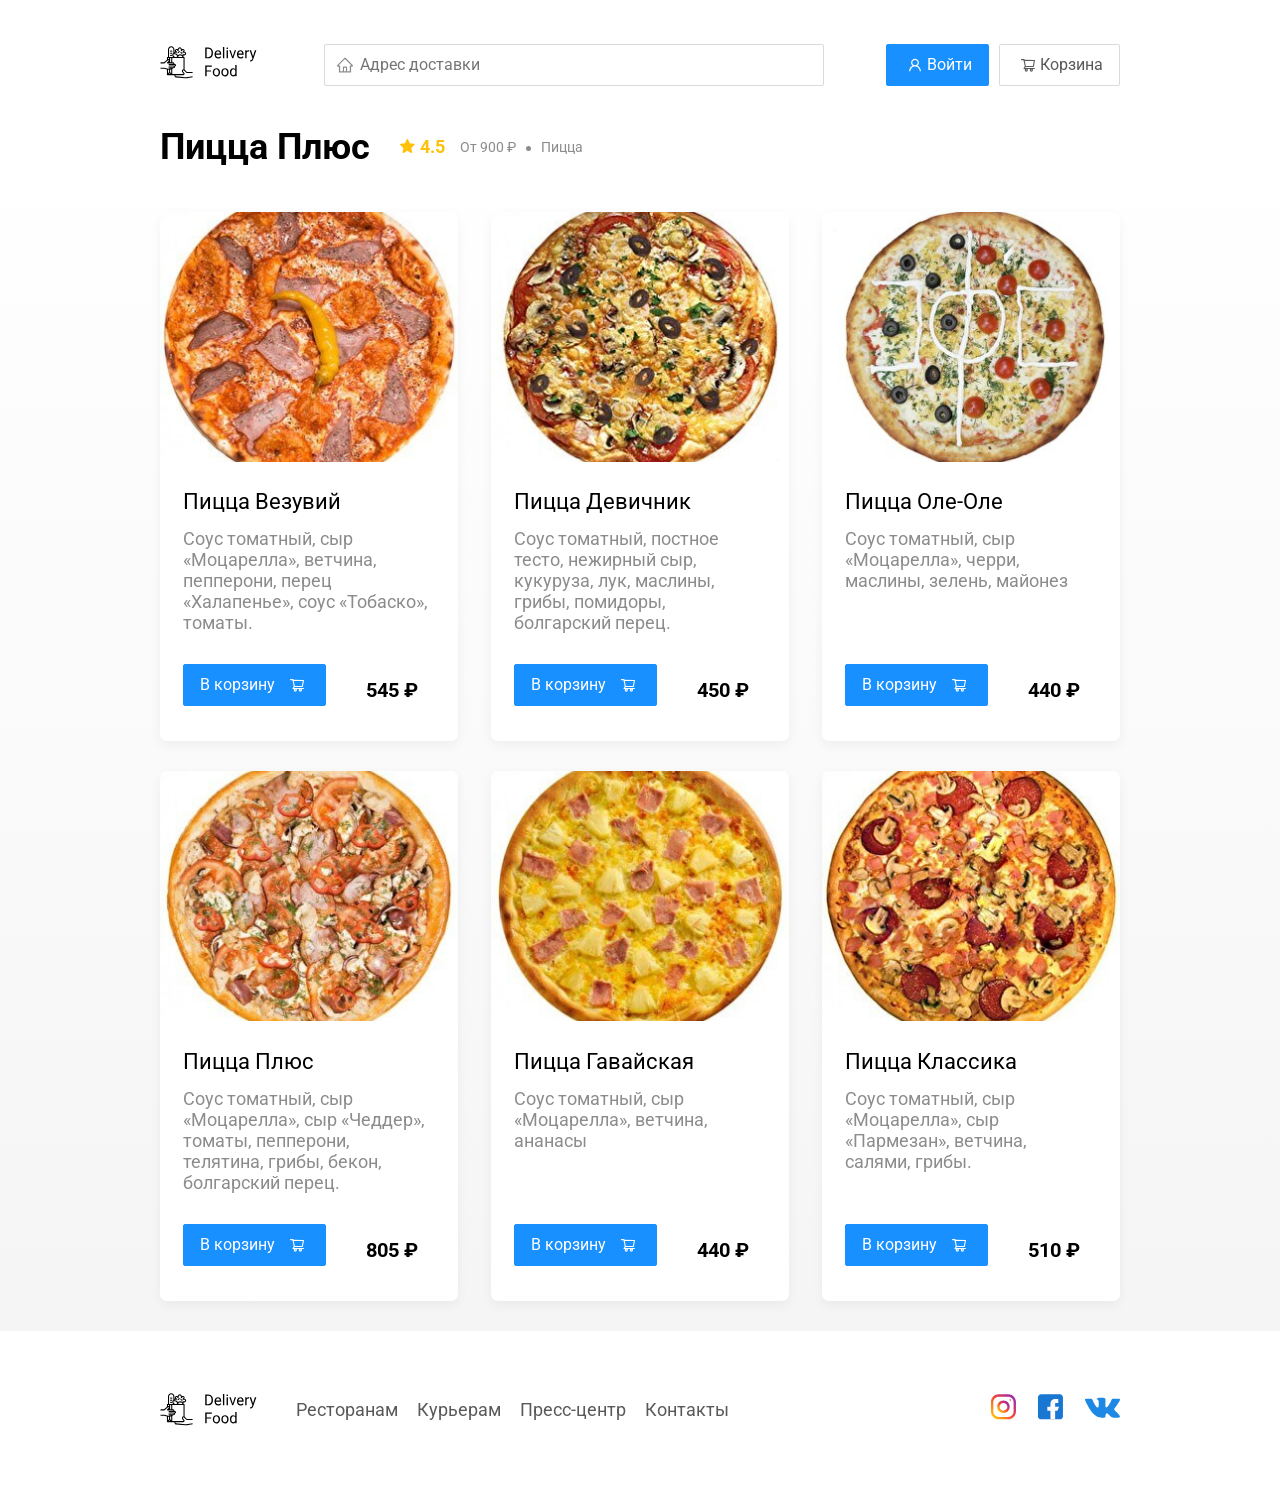
<file: restaurant.html>
<!DOCTYPE html>
<html lang="ru">
<head>
	<meta charset="UTF-8"/>
	<meta name="viewport" content="width=device-width, initial-scale=1.0"/>
	<title>PizzaBurger — доставка еды на дом</title>
	<link
			href="https://fonts.googleapis.com/css?family=Roboto:400,700&display=swap&subset=cyrillic"
			rel="stylesheet"
	/>
	<link rel="stylesheet" href="css/normalize.css"/>
	<link rel="stylesheet" href="css/style.css"/>
</head>
<body>
	<div class="container">
		<header class="header">
			<a href="index.html" class="logo">
				<img src="img/icon/logo.svg" alt="Logo"/>
			</a>
			<label class="address">
				<input type="text" class="input input-address" placeholder="Адрес доставки"/>
			</label>
			<div class="buttons">
				<button class="button button-primary button-auth">
					<span class="button-auth-svg"></span>
					<span class="button-text">Войти</span>
				</button>
				<button class="button" id="cart-button">
					<span class="button-cart-svg"></span>
					<span class="button-text">Корзина</span>
				</button>
			</div>
		</header>
	</div>
	<!-- /.container  -->

	<main class="main">
		<div class="container">
			<section class="menu">
				<div class="section-heading">
					<h2 class="section-title restaurant-title">Пицца Плюс</h2>
					<div class="card-info">
						<div class="rating">
							4.5
						</div>
						<div class="price">От 900 ₽</div>
						<div class="category">Пицца</div>
					</div>
					<!-- /.card-info -->
				</div>
				<div class="cards cards-menu">
					<div class="card">
						<img src="img/pizza-plus/pizza-vesuvius.jpg" alt="image" class="card-image"/>
						<div class="card-text">
							<div class="card-heading">
								<h3 class="card-title card-title-reg">Пицца Везувий</h3>
							</div>
							<!-- /.card-heading -->
							<div class="card-info">
								<div class="ingredients">Соус томатный, сыр «Моцарелла», ветчина, пепперони, перец
								                         «Халапенье», соус «Тобаско», томаты.
								</div>
							</div>
							<!-- /.card-info -->
							<div class="card-buttons">
								<button class="button button-primary button-add-cart">
									<span class="button-card-text">В корзину</span>
									<span class="button-cart-svg"></span>
								</button>
								<strong class="card-price-bold">545 ₽</strong>
							</div>
						</div>
						<!-- /.card-text -->
					</div>
					<!-- /.card -->

					<div class="card">
						<img src="img/pizza-plus/pizza-girls.jpg" alt="image" class="card-image"/>
						<div class="card-text">
							<div class="card-heading">
								<h3 class="card-title card-title-reg">Пицца Девичник</h3>
							</div>
							<!-- /.card-heading -->
							<div class="card-info">
								<div class="ingredients">Соус томатный, постное тесто, нежирный сыр, кукуруза, лук, маслины,
								                         грибы, помидоры, болгарский перец.
								</div>
							</div>
							<!-- /.card-info -->
							<div class="card-buttons">
								<button class="button button-primary button-add-cart">
									<span class="button-card-text">В корзину</span>
									<span class="button-cart-svg"></span>
								</button>
								<strong class="card-price-bold">450 ₽</strong>
							</div>
						</div>
						<!-- /.card-text -->
					</div>
					<!-- /.card -->

					<div class="card">
						<img src="img/pizza-plus/pizza-oleole.jpg" alt="image" class="card-image"/>
						<div class="card-text">
							<div class="card-heading">
								<h3 class="card-title card-title-reg">Пицца Оле-Оле</h3>
							</div>
							<!-- /.card-heading -->
							<div class="card-info">
								<div class="ingredients">Соус томатный, сыр «Моцарелла», черри, маслины, зелень, майонез
								</div>
							</div>
							<!-- /.card-info -->
							<div class="card-buttons">
								<button class="button button-primary button-add-cart">
									<span class="button-card-text">В корзину</span>
									<span class="button-cart-svg"></span>
								</button>
								<strong class="card-price-bold">440 ₽</strong>
							</div>
						</div>
						<!-- /.card-text -->
					</div>
					<!-- /.card -->

					<div class="card">
						<img src="img/pizza-plus/pizza-plus.jpg" alt="image" class="card-image"/>
						<div class="card-text">
							<div class="card-heading">
								<h3 class="card-title card-title-reg">Пицца Плюс</h3>
							</div>
							<!-- /.card-heading -->
							<div class="card-info">
								<div class="ingredients">Соус томатный, сыр «Моцарелла», сыр «Чеддер», томаты, пепперони,
								                         телятина, грибы, бекон, болгарский перец.
								</div>
							</div>
							<!-- /.card-info -->
							<div class="card-buttons">
								<button class="button button-primary button-add-cart">
									<span class="button-card-text">В корзину</span>
									<span class="button-cart-svg"></span>
								</button>
								<strong class="card-price-bold">805 ₽</strong>
							</div>
						</div>
						<!-- /.card-text -->
					</div>
					<!-- /.card -->

					<div class="card">
						<img src="img/pizza-plus/pizza-hawaiian.jpg" alt="image" class="card-image"/>
						<div class="card-text">
							<div class="card-heading">
								<h3 class="card-title card-title-reg">Пицца Гавайская</h3>
							</div>
							<!-- /.card-heading -->
							<div class="card-info">
								<div class="ingredients">Соус томатный, сыр «Моцарелла», ветчина, ананасы</div>
							</div>
							<!-- /.card-info -->
							<div class="card-buttons">
								<button class="button button-primary button-add-cart">
									<span class="button-card-text">В корзину</span>
									<span class="button-cart-svg"></span>
								</button>
								<strong class="card-price-bold">440 ₽</strong>
							</div>
						</div>
						<!-- /.card-text -->
					</div>
					<!-- /.card -->

					<div class="card">
						<img src="img/pizza-plus/pizza-classic.jpg" alt="image" class="card-image"/>
						<div class="card-text">
							<div class="card-heading">
								<h3 class="card-title card-title-reg">Пицца Классика</h3>
							</div>
							<!-- /.card-heading -->
							<div class="card-info">
								<div class="ingredients">Соус томатный, сыр «Моцарелла», сыр «Пармезан», ветчина, салями,
								                         грибы.
								</div>
							</div>
							<!-- /.card-info -->
							<div class="card-buttons">
								<button class="button button-primary button-add-cart">
									<span class="button-card-text">В корзину</span>
									<span class="button-cart-svg"></span>
								</button>
								<strong class="card-price-bold">510 ₽</strong>
							</div>
						</div>
						<!-- /.card-text -->
					</div>
					<!-- /.card -->
				</div>
				<!-- /.cards -->
			</section>
		</div>
		<!-- /.container -->
	</main>

	<footer class="footer">
		<div class="container">
			<div class="footer-block">
				<img src="img/icon/logo.svg" alt="logo" class="logo footer-logo"/>
				<nav class="footer-nav">
					<a href="#" class="footer-link">Ресторанам </a>
					<a href="#" class="footer-link">Курьерам</a>
					<a href="#" class="footer-link">Пресс-центр</a>
					<a href="#" class="footer-link">Контакты</a>
				</nav>
				<div class="social-links">
					<a href="#" class="social-link"><img src="img/social/instagram.svg" alt="instagram"/></a>
					<a href="#" class="social-link"><img src="img/social/fb.svg" alt="facebook"/></a>
					<a href="#" class="social-link"><img src="img/social/vk.svg" alt="vk"/></a>
				</div>
				<!-- /.social-links -->
			</div>
			<!-- /.footer-block -->
		</div>
	</footer>

	<div class="modal modal-cart">
		<div class="modal-dialog">
			<div class="modal-header">
				<h3 class="modal-title">Корзина</h3>
				<button class="close">&times;</button>
			</div>
			<!-- /.modal-header -->
			<div class="modal-body">
				<div class="food-row">
					<span class="food-name">Ролл угорь стандарт</span>
					<strong class="food-price">250 ₽</strong>
					<div class="food-counter">
						<button class="counter-button">-</button>
						<span class="counter">1</span>
						<button class="counter-button">+</button>
					</div>
				</div>
				<!-- /.foods-row -->
				<div class="food-row">
					<span class="food-name">Ролл угорь стандарт</span>
					<strong class="food-price">250 ₽</strong>
					<div class="food-counter">
						<button class="counter-button">-</button>
						<span class="counter">1</span>
						<button class="counter-button">+</button>
					</div>
				</div>
				<!-- /.foods-row -->
				<div class="food-row">
					<span class="food-name">Ролл угорь стандарт</span>
					<strong class="food-price">250 ₽</strong>
					<div class="food-counter">
						<button class="counter-button">-</button>
						<span class="counter">1</span>
						<button class="counter-button">+</button>
					</div>
				</div>
				<!-- /.foods-row -->
				<div class="food-row">
					<span class="food-name">Ролл угорь стандарт</span>
					<strong class="food-price">250 ₽</strong>
					<div class="food-counter">
						<button class="counter-button">-</button>
						<span class="counter">1</span>
						<button class="counter-button">+</button>
					</div>
				</div>
				<!-- /.foods-row -->
			</div>
			<!-- /.modal-body -->
			<div class="modal-footer">
				<span class="modal-pricetag">1250 ₽</span>
				<div class="footer-buttons">
					<button class="button button-primary">Оформить заказ</button>
					<button class="button clear-cart">Отмена</button>
				</div>
			</div>
			<!-- /.modal-footer -->
		</div>
		<!-- /.modal-dialog -->
	</div>


	<script src="js/main.js"></script>
</body>
</html>
</file>
<file: css/style.css>
* {
  box-sizing: border-box;
}

body {
  font-family: "Roboto", sans-serif;
  padding-top: 44px;
}

a,
button {
  cursor: pointer;
  color: inherit;
}

.hide {
  display: none;
}

.container {
  max-width: 1200px;
  margin: auto;
}

.header {
  display: flex;
  align-items: center;
  justify-content: space-between;
  margin-bottom: 40px;
}

.input {
  background-color: #ffffff;
  border: 1px solid #d9d9d9;
  border-radius: 2px;
  font-size: 16px;
  line-height: 24px;
  padding: 8px 8px 8px 35px;
  background-repeat: no-repeat;
  background-position: left 11px center;
}

.address {
  flex: 0.8;
}

.input-address {
  width: 100%;
  background-image: url(../img/icon/home.svg);
}

.search {
  margin-left: auto;
}

.input-search {
  width: 300px;
  background-image: url(../img/icon/search.svg);
}

.buttons {
  display: flex;
  align-items: center;
}

.button {
  display: flex;
  align-items: center;
  padding: 8px 16px;
  background: #ffffff;
  border: 1px solid #d9d9d9;
  box-sizing: border-box;
  box-shadow: 0 0 2px rgba(0, 0, 0, 0.0015);
  border-radius: 2px;
  color: #595959;
  font-size: 16px;
  line-height: 24px;
}

.button:hover {
  background: #1890ff;
  border: 1px solid #1890ff;
  color: #fff;
}

.button-primary {
  background: #1890ff;
  border: 1px solid #1890ff;
  color: #fff;
  margin-right: 10px;
}

.button-primary:hover {
  background: #ffffff;
  border: 1px solid #d9d9d9;
  color: #595959;
}

.button-icon {
  margin-right: 6px;
}

.button-card-text {
  margin-right: 10px;
}

.button-auth {
  background-position: 20px 13px;
}

.button-primary .button-auth-svg {
  width: 24px;
  height: 24px;
  background-color: #fff;
  -webkit-mask: url("../img/icon/user.svg") no-repeat 50% 50%;
  mask: url("../img/icon/user.svg") no-repeat 50% 50%;
  background-repeat: no-repeat;
}

.button-primary:hover .button-auth-svg {
  background-color: #595959;
}

.button .button-cart-svg {
  width: 24px;
  height: 24px;
  background-color: #595959;
  -webkit-mask: url("../img/icon/shopping-cart.svg") no-repeat 50% 50%;
  mask: url("../img/icon/shopping-cart.svg") no-repeat 50% 50%;
  background-repeat: no-repeat;
}

.button-primary .button-cart-svg {
  background-color: #fff;
}

.button:hover .button-cart-svg {
  background-color: #fff;
}

.button-primary:hover .button-cart-svg {
  background-color: #595959;
}

.button-cart {
  display: none;
  margin: 0 5px;
}

.button-out {
  display: none;
  margin: 0 5px;
}

.user-name {
  display: none;
  margin-right: 20px;
  font-weight: bold;
  font-size: 18px;
}

.promo-slider {
  width: 600px;
  height: 300px;
}

.promo {
  box-shadow: 0 7px 12px rgba(158, 158, 163, 0.1);
  border-radius: 10px;
  padding: 68px 70px;
  margin-bottom: 56px;
}

.pizza {
  background: #fff1b8 url(../img/promo/pizza.png) no-repeat top -100px right -250px /
    830px;
}

.kebab {
  background: #d6e4ff url(../img/promo/kebab.png) no-repeat top 45px right 40px /
    450px;
}

.vegetables {
  background: #fff566 url(../img/promo/vegetables.png) no-repeat top 0 right 0 /
    825px;
}

.sushi {
  background: #fff1f0 url(../img/promo/sushi.png) no-repeat top 10px right 15px /
    500px;
}

.promo-title {
  font-style: normal;
  font-weight: bold;
  font-size: 39px;
  line-height: 46px;
  color: #302c34;
}

.promo-text {
  font-style: normal;
  font-weight: normal;
  font-size: 24px;
  line-height: 28px;
  color: #302c34;
  max-width: 538px;
}

.main {
  background: linear-gradient(
    180deg,
    rgba(245, 245, 245, 0) 1.04%,
    #f5f5f5 100%
  );
}

.section-heading {
  display: flex;
  align-items: center;
  margin-bottom: 44px;
}

.section-title {
  font-style: normal;
  font-weight: bold;
  font-size: 36px;
  line-height: 42px;
  margin: 0 30px 0 0;
  color: #000000;
}

.cards {
  display: flex;
  align-items: flex-start;
  justify-content: space-between;
  flex-wrap: wrap;
}

.card {
  background: #ffffff;
  box-shadow: 0 4px 12px rgba(0, 0, 0, 0.05);
  border-radius: 7px;
  overflow: hidden;
  margin-bottom: 30px;
  flex-basis: 31%;
  text-decoration: none;
}

.card-restaurant {
  cursor: pointer;
}

.card-image {
  width: 100%;
  height: 250px;
  object-fit: cover;
}

.card-text {
  padding: 20px 23px 35px;
  min-height: 275px;
  display: flex;
  flex-direction: column;
}

.restaurants .card-text {
  min-height: auto;
}

.card-heading {
  display: flex;
  align-items: center;
  justify-content: space-between;
  margin-bottom: 10px;
}

.card-title {
  margin: 0;
  font-style: normal;
  font-weight: bold;
  font-size: 22px;
  line-height: 32px;
}

.card-title-reg {
  font-weight: 400;
}

.card-tag {
  font-style: normal;
  font-weight: normal;
  font-size: 12px;
  line-height: 20px;
  color: #ffffff;
  background: #262626;
  border-radius: 2px;
  padding: 1px 8px;
}

.card-info {
  display: flex;
  align-items: center;
  flex-wrap: wrap;
}

.card-buttons {
  display: flex;
  margin-top: 24px;
  flex-grow: 1;
  align-items: flex-end;
}

.card-price-bold {
  font-weight: bold;
  font-size: 20px;
  line-height: 32px;
  margin-left: 30px;
}

.rating {
  background-image: url("../img/icon/rating.svg");
  background-repeat: no-repeat;
  background-position: 0 7px;
  padding-left: 20px;
  margin-right: 26px;
  color: #ffc107;
  font-weight: bold;
  font-size: 18px;
  line-height: 32px;
}

.price,
.category {
  color: #8c8c8c;
  font-size: 18px;
  line-height: 32px;
}

.price {
  margin-right: 10px;
}

.ingredients {
  color: #8c8c8c;
  font-size: 18px;
  line-height: 21px;
}

.category {
  text-overflow: ellipsis;
  overflow: hidden;
  white-space: nowrap;
  max-width: 150px;
}

.price:after {
  content: "";
  width: 5px;
  height: 5px;
  background-color: #8c8c8c;
  display: inline-block;
  vertical-align: middle;
  border-radius: 50%;
  margin-left: 10px;
}

.footer {
  padding: 60px 0;
}

.footer-block {
  display: flex;
  align-items: center;
  justify-content: space-between;
}

.footer-nav {
  margin-left: 35px;
  margin-right: auto;
}

.footer-link {
  display: inline-block;
  color: #595959;
  font-style: normal;
  font-weight: normal;
  font-size: 18px;
  line-height: 21px;
  text-decoration: none;
}

.footer-link:not(:last-child) {
  margin-right: 15px;
}

.social-links {
  display: flex;
  align-items: center;
}

.social-link:not(:last-child) {
  margin-right: 21px;
}

.modal {
  position: fixed;
  left: 0;
  top: 0;
  width: 100%;
  height: 100%;
  background: rgba(0, 0, 0, 0.4);
  display: none;
  z-index: 999;
}

.modal-auth {
  position: fixed;
  left: 0;
  top: 0;
  width: 100%;
  height: 100%;
  background: rgba(0, 0, 0, 0.4);
  display: none;
  z-index: 999;
}

.is-open {
  display: flex;
}

.modal-dialog {
  max-width: 780px;
  width: 95%;
  background: #ffffff;
  border-radius: 5px;
  margin: auto;
  padding: 40px 45px;
}

.modal-dialog-auth {
  width: auto;
  position: relative;
}

.label-auth {
  display: block;
  margin: 30px;
}

.label-auth span {
  width: 80px;
  display: inline-block;
}

.modal-header {
  display: flex;
  align-items: center;
  justify-content: space-between;
  margin-bottom: 45px;
}

.modal-title {
  margin: 0;
  font-weight: bold;
  font-size: 36px;
  line-height: 42px;
}

.close {
  font-size: 36px;
  border: none;
  background-color: transparent;
}

.close-auth {
  font-size: 36px;
  border: none;
  background-color: transparent;
  position: absolute;
  top: 10px;
  right: 20px;
}

.modal-body {
  margin-bottom: 22px;
}

.food-row {
  display: flex;
  align-items: flex-start;
  justify-content: space-between;
  padding-bottom: 8px;
  border-bottom: 1px solid #d9d9d9;
  margin-bottom: 15px;
}

.food-name {
  font-weight: normal;
  font-size: 18px;
  line-height: 32px;
}

.food-price {
  margin-left: auto;
  margin-right: 47px;
  font-weight: bold;
  font-size: 20px;
  line-height: 32px;
}

.food-counter {
  display: flex;
  align-items: center;
}

.counter-button {
  display: flex;
  align-items: center;
  justify-content: center;
  width: 39px;
  height: 32px;
  background: #ffffff;
  border: 1px solid #40a9ff;
  box-sizing: border-box;
  border-radius: 2px;
  font-weight: normal;
  font-size: 14px;
  line-height: 22px;
  color: #40a9ff;
}

.counter-button:hover {
  background: #40a9ff;
  border: 1px solid #ffffff;
  color: #ffffff;
}

.counter {
  font-size: 16px;
  line-height: 24px;
  margin-left: 10px;
  margin-right: 10px;
}

.modal-footer {
  display: flex;
  align-items: center;
  justify-content: space-between;
}

.modal-auth .modal-footer {
  justify-content: flex-end;
}

.footer-buttons {
  display: flex;
  align-items: center;
}

.modal-pricetag {
  background: #262626;
  border-radius: 5px;
  color: #ffffff;
  padding: 15px 20px;
  font-size: 20px;
  line-height: 23px;
}

@media (max-width: 1366px) {
  .container {
    max-width: 960px;
  }

  .pizza {
    background-position: center right -300px;
    background-size: 750px;
  }

  .kebab {
    background-position: top -5px right -93px;
    background-size: 530px;
  }

  .vegetables {
    background-position: top 0 right -93px;
    background-size: 820px;
  }

  .sushi {
    background-position: center right -90px;
  }

  .rating {
    margin-right: 15px;
  }

  .category,
  .price {
    font-size: 14px;
  }
}

@media (max-width: 992px) {
  .container {
    max-width: 750px;
  }

  .pizza {
    padding: 50px;
    background-size: 500px;
    background-position: center right -200px;
  }

  .kebab {
    background-position: top 55px right -100px;
    background-size: 385px;
  }

  .vegetables {
    background-position: top 0 right -280px;
    background-size: 810px;
  }

  .sushi {
    background-position: top 30px right -175px;
  }

  .promo-text {
    font-size: 18px;
    max-width: 400px;
  }

  .card {
    flex-basis: 49%;
  }

  .footer-link {
    font-size: 16px;
  }
}

@media (max-width: 768px) {
  .container {
    max-width: 560px;
  }

  .card-info {
    flex-wrap: wrap;
  }

  .card .rating {
    flex-basis: 100%;
  }

  .card-title {
    font-size: 18px;
  }

  .card-text {
    min-height: 290px;
  }

  .card-price-bold {
    margin-left: 20px;
  }

  .pizza {
    background-size: 400px;
    background-position: bottom 50px right -200px;
  }

  .kebab {
    background-position: top -5px right -74px;
    background-size: 300px;
  }

  .vegetables {
    background-position: top 0 right -240px;
    background-size: 702px;
  }

  .sushi {
    background-position: top -24px right -75px;
    background-size: 302px;
  }

  .promo-title {
    font-size: 24px;
    line-height: 1.4;
  }

  .promo-text {
    margin-top: 0;
  }
}

@media (max-width: 578px) {
  .container {
    width: 90%;
  }

  .address {
    min-width: 100%;
    order: 1;
  }

  .header {
    flex-wrap: wrap;
  }

  .input-address {
    margin-top: 15px;
    order: 5;
    flex: 1;
  }

  .promo {
    background-image: none;
  }

  .promo-title {
    margin-bottom: 10px;
  }

  .section-title {
    font-size: 20px;
  }

  .card {
    flex-basis: 100%;
  }

  .card-text {
    min-height: auto;
  }

  .card-image {
    width: 100%;
  }

  .footer {
    padding: 30px 0;
  }

  .footer-block {
    align-items: flex-start;
  }

  .footer-nav {
    margin-left: 0;
    margin-right: 0;
    order: 0;
    display: flex;
    flex-direction: column;
  }

  .footer-logo {
    margin-right: 15px;
    order: 1;
  }

  .social-links {
    order: 2;
  }
}

@media (max-width: 480px) {
  .button-text {
    display: none;
  }

  .button-icon {
    margin: 0;
  }

  .user-name {
    margin: 10px;
  }

  .buttons {
    flex-wrap: wrap;
    margin-left: auto;
  }

  .button {
    min-height: 40px;
    padding: 5px 12px;
  }

  .button-out-svg {
    width: 24px;
    height: 24px;
    background-color: #fff;
    -webkit-mask: url(../img/icon/logout.svg) no-repeat 50% 50%;
    mask: url(../img/icon/logout.svg) no-repeat 50% 50%;
    background-repeat: no-repeat;
    -webkit-mask-size: 20px;
    mask-size: 20px;
  }

  .promo {
    padding: 20px;
  }

  .section-heading {
    flex-wrap: wrap;
  }

  .footer-block {
    flex-wrap: wrap;
    flex-direction: column;
    align-items: center;
  }

  .footer-logo {
    order: 0;
    margin-bottom: 20px;
  }

  .footer-nav {
    margin-bottom: 20px;
    text-align: center;
  }

  .footer-link:not(:last-child) {
    margin-right: 0;
  }
}
</file>
